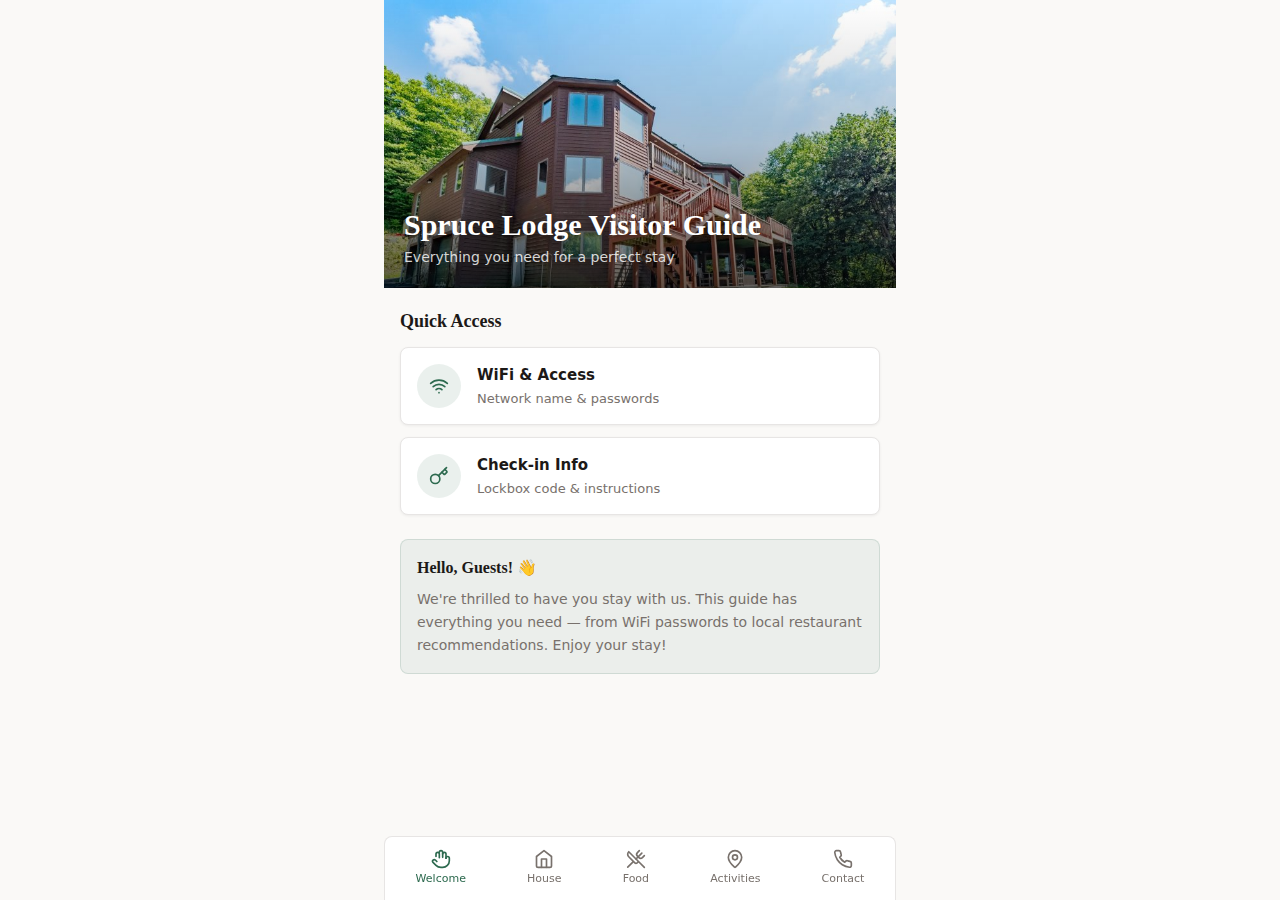
<file: index.html>
<!DOCTYPE html>
<html lang="en">
<head>
  <meta charset="UTF-8">
  <meta name="viewport" content="width=device-width, initial-scale=1.0">
  <title>Spruce Lodge — Guest Guide</title>
  <link rel="stylesheet" href="styles.css">
  <link rel="icon" href="favicon.svg" type="image/svg+xml">
  <link rel="apple-touch-icon" href="icons/icon-192.png">
  <link rel="manifest" href="manifest.json">
  <meta name="theme-color" content="#2d6a4f">
</head>
<body>

  <main>
    <header class="hero">
      <img src="assets/hero-cabin.jpg" alt="Vacation rental property">
      <div class="hero-overlay" aria-hidden="true"></div>
      <div class="hero-text">
        <h1>Spruce Lodge Visitor Guide</h1>
        <p>Everything you need for a perfect stay</p>
      </div>
    </header>

    <section aria-labelledby="quick-access-heading">
      <h2 id="quick-access-heading">Quick Access</h2>
      <ul>
        <li>
          <a href="house.html" class="card-link">
            <span class="icon" aria-hidden="true">
              <svg xmlns="http://www.w3.org/2000/svg" width="20" height="20" viewBox="0 0 24 24" fill="none" stroke="currentColor" stroke-width="2" stroke-linecap="round" stroke-linejoin="round">
                <path d="M12 20h.01"></path>
                <path d="M2 8.82a15 15 0 0 1 20 0"></path>
                <path d="M5 12.859a10 10 0 0 1 14 0"></path>
                <path d="M8.5 16.429a5 5 0 0 1 7 0"></path>
              </svg>
            </span>
            <span class="card-text">
              <strong>WiFi &amp; Access</strong>
              <span>Network name &amp; passwords</span>
            </span>
          </a>
        </li>
        <li>
          <a href="house.html" class="card-link">
            <span class="icon" aria-hidden="true">
              <svg xmlns="http://www.w3.org/2000/svg" width="20" height="20" viewBox="0 0 24 24" fill="none" stroke="currentColor" stroke-width="2" stroke-linecap="round" stroke-linejoin="round">
                <path d="m15.5 7.5 2.3 2.3a1 1 0 0 0 1.4 0l2.1-2.1a1 1 0 0 0 0-1.4L19 4"></path>
                <path d="m21 2-9.6 9.6"></path>
                <circle cx="7.5" cy="15.5" r="5.5"></circle>
              </svg>
            </span>
            <span class="card-text">
              <strong>Check-in Info</strong>
              <span>Lockbox code &amp; instructions</span>
            </span>
          </a>
        </li>
      </ul>
    </section>

    <aside>
      <h3>Hello, Guests! 👋</h3>
      <p>We're thrilled to have you stay with us. This guide has everything you need — from WiFi passwords to local restaurant recommendations. Enjoy your stay!</p>
    </aside>
  </main>

  <nav aria-label="Main navigation">
    <a href="index.html" aria-current="page">
      <svg xmlns="http://www.w3.org/2000/svg" width="20" height="20" viewBox="0 0 24 24" fill="none" stroke="currentColor" stroke-width="2" stroke-linecap="round" stroke-linejoin="round" aria-hidden="true">
        <path d="M18 11V6a2 2 0 0 0-2-2v0a2 2 0 0 0-2 2v0"></path>
        <path d="M14 10V4a2 2 0 0 0-2-2v0a2 2 0 0 0-2 2v0"></path>
        <path d="M10 10.5V6a2 2 0 0 0-2-2v0a2 2 0 0 0-2 2v3"></path>
        <path d="M18 11a2 2 0 1 1 4 0v3a8 8 0 0 1-8 8h-2c-2.8 0-4.5-.86-5.99-2.34l-3.6-3.6a2 2 0 0 1 2.83-2.82L7 15"></path>
      </svg>
      <span>Welcome</span>
    </a>
    <a href="house.html">
      <svg xmlns="http://www.w3.org/2000/svg" width="20" height="20" viewBox="0 0 24 24" fill="none" stroke="currentColor" stroke-width="2" stroke-linecap="round" stroke-linejoin="round" aria-hidden="true">
        <path d="M3 9l9-7 9 7v11a2 2 0 0 1-2 2H5a2 2 0 0 1-2-2z"></path>
        <polyline points="9 22 9 12 15 12 15 22"></polyline>
      </svg>
      <span>House</span>
    </a>
    <a href="food.html">
      <svg xmlns="http://www.w3.org/2000/svg" width="20" height="20" viewBox="0 0 24 24" fill="none" stroke="currentColor" stroke-width="2" stroke-linecap="round" stroke-linejoin="round" aria-hidden="true">
        <path d="m16 2-2.3 2.3a3 3 0 0 0 0 4.2l1.8 1.8a3 3 0 0 0 4.2 0L22 8"></path>
        <path d="M15 15 3.3 3.3a4.2 4.2 0 0 0 0 6l7.3 7.3c.7.7 2 .7 2.8 0L15 15Zm0 0 7 7"></path>
        <path d="m2.1 21.8 6.4-6.3"></path>
        <path d="m19 5-7 7"></path>
      </svg>
      <span>Food</span>
    </a>
    <a href="activities.html">
      <svg xmlns="http://www.w3.org/2000/svg" width="20" height="20" viewBox="0 0 24 24" fill="none" stroke="currentColor" stroke-width="2" stroke-linecap="round" stroke-linejoin="round" aria-hidden="true">
        <path d="M20 10c0 4.993-5.539 10.193-7.399 11.799a1 1 0 0 1-1.202 0C9.539 20.193 4 14.993 4 10a8 8 0 0 1 16 0"></path>
        <circle cx="12" cy="10" r="3"></circle>
      </svg>
      <span>Activities</span>
    </a>
    <a href="contact.html">
      <svg xmlns="http://www.w3.org/2000/svg" width="20" height="20" viewBox="0 0 24 24" fill="none" stroke="currentColor" stroke-width="2" stroke-linecap="round" stroke-linejoin="round" aria-hidden="true">
        <path d="M22 16.92v3a2 2 0 0 1-2.18 2 19.79 19.79 0 0 1-8.63-3.07 19.5 19.5 0 0 1-6-6 19.79 19.79 0 0 1-3.07-8.67A2 2 0 0 1 4.11 2h3a2 2 0 0 1 2 1.72 12.84 12.84 0 0 0 .7 2.81 2 2 0 0 1-.45 2.11L8.09 9.91a16 16 0 0 0 6 6l1.27-1.27a2 2 0 0 1 2.11-.45 12.84 12.84 0 0 0 2.81.7A2 2 0 0 1 22 16.92z"></path>
      </svg>
      <span>Contact</span>
    </a>
  </nav>

  <div id="install-banner" class="install-banner" hidden>
    <span class="install-banner-icon" aria-hidden="true">
      <svg xmlns="http://www.w3.org/2000/svg" width="18" height="18" viewBox="0 0 24 24" fill="none" stroke="currentColor" stroke-width="2" stroke-linecap="round" stroke-linejoin="round">
        <path d="M12 17V3"/><path d="m6 11 6 6 6-6"/><path d="M19 21H5"/>
      </svg>
    </span>
    <p class="install-banner-msg" id="install-banner-msg">Add to Home Screen for offline access</p>
    <div class="install-banner-actions">
      <button id="install-btn" type="button" class="install-accept-btn">Install</button>
      <button id="install-dismiss-btn" type="button" class="install-close-btn" aria-label="Dismiss">
        <svg xmlns="http://www.w3.org/2000/svg" width="16" height="16" viewBox="0 0 24 24" fill="none" stroke="currentColor" stroke-width="2.5" stroke-linecap="round" stroke-linejoin="round"><path d="M18 6 6 18"/><path d="m6 6 12 12"/></svg>
      </button>
    </div>
  </div>

  <script>
    if ('serviceWorker' in navigator) {
      navigator.serviceWorker.register('service-worker.js');
    }

    (function () {
      var banner  = document.getElementById('install-banner');
      var msg     = document.getElementById('install-banner-msg');
      var btn     = document.getElementById('install-btn');
      var dismiss = document.getElementById('install-dismiss-btn');
      var DISMISSED = 'pwa-install-dismissed';
      var deferred = null;

      function showBanner() {
        if (localStorage.getItem(DISMISSED)) return;
        banner.hidden = false;
      }

      // Android / Chrome — capture and hold the native install event
      window.addEventListener('beforeinstallprompt', function (e) {
        e.preventDefault();
        deferred = e;
        showBanner();
      });

      // Hide banner if installed via the browser's own UI
      window.addEventListener('appinstalled', function () {
        banner.hidden = true;
      });

      // iOS Safari — show manual share-sheet instructions
      var isIOS = /iphone|ipad|ipod/i.test(navigator.userAgent.toLowerCase());
      if (isIOS && !navigator.standalone) {
        msg.textContent = 'Tap the Share icon, then "Add to Home Screen"';
        btn.textContent = 'Got it';
        showBanner();
      }

      btn.addEventListener('click', function () {
        if (deferred) {
          // Android: trigger the native install prompt
          deferred.prompt();
          deferred.userChoice.then(function () {
            deferred = null;
            banner.hidden = true;
          });
        } else {
          // iOS: close without permanently dismissing so the hint
          // reappears next visit if the user hasn't installed yet
          banner.hidden = true;
        }
      });

      dismiss.addEventListener('click', function () {
        banner.hidden = true;
        localStorage.setItem(DISMISSED, '1');
      });
    })();
  </script>
</body>
</html>
</file>
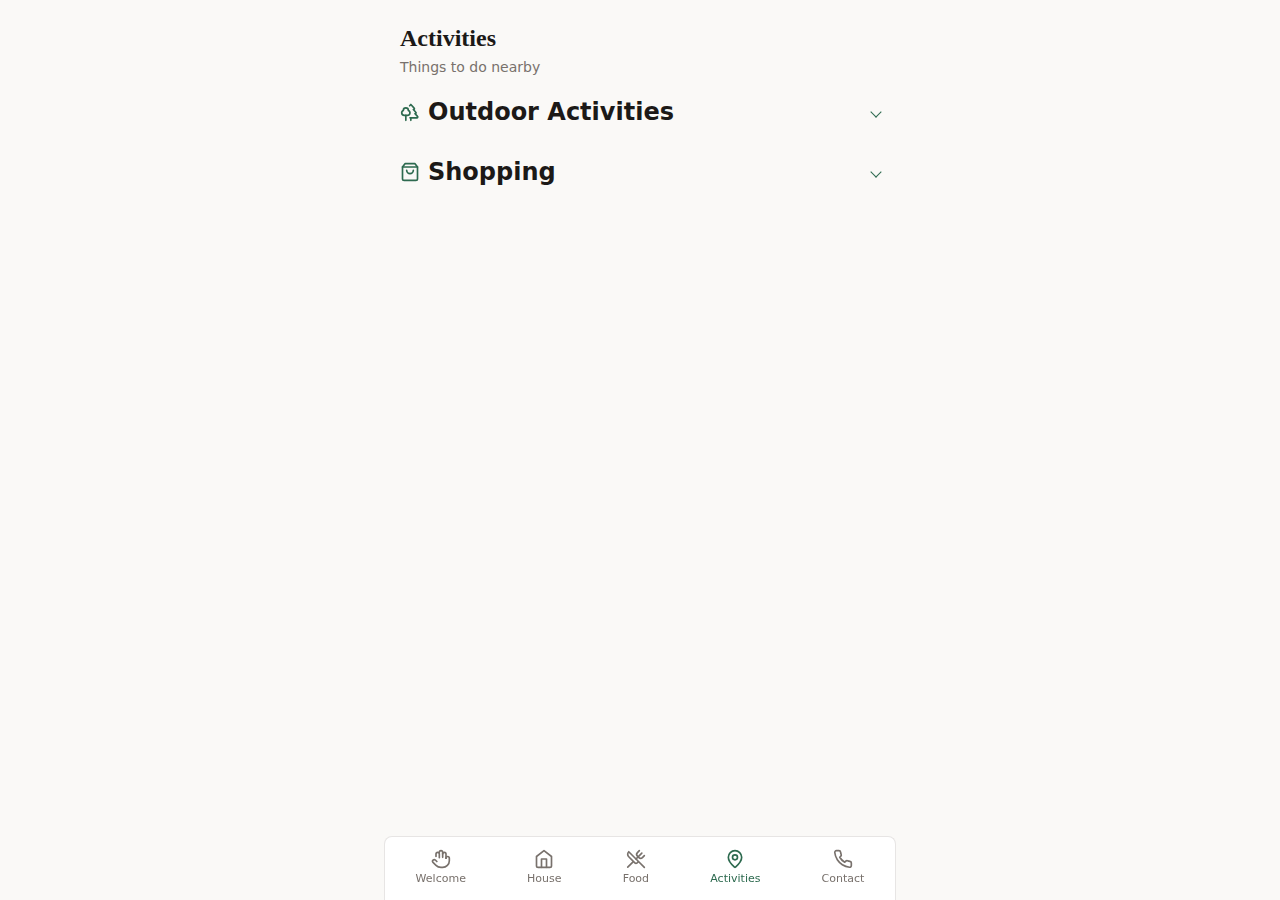
<file: activities.html>
<!DOCTYPE html>
<html lang="en">
<head>
  <meta charset="UTF-8">
  <meta name="viewport" content="width=device-width, initial-scale=1.0">
  <title>Activities — Spruce Lodge</title>
  <link rel="stylesheet" href="styles.css">
</head>
<body>

  <main>
    <header class="page-header">
      <h1>Activities</h1>
      <p>Things to do nearby</p>
    </header>

    <div class="food-sections">

      <details class="food-accordion">
        <summary class="food-heading">
          <svg xmlns="http://www.w3.org/2000/svg" width="20" height="20" viewBox="0 0 24 24" fill="none" stroke="currentColor" stroke-width="2" stroke-linecap="round" stroke-linejoin="round" aria-hidden="true">
            <path d="M10 10v.2A3 3 0 0 1 8.9 16H5a3 3 0 0 1-1-5.8V10a3 3 0 0 1 6 0Z"></path>
            <path d="M7 16v6"></path>
            <path d="M13 19v3"></path>
            <path d="M12 19h8.3a1 1 0 0 0 .7-1.7L18 14h.3a1 1 0 0 0 .7-1.7L16 9h.2a1 1 0 0 0 .8-1.7L13 3l-1.4 1.5"></path>
          </svg>
          <h2>Outdoor Activities</h2>
        </summary>
        <ul class="place-list">
          <li>
            <details class="info-card">
              <summary class="info-card-header">
                <h2>Eagle Ridge Trail</h2>
              </summary>
              <p>Moderate hike, stunning views, 2 miles</p>
            </details>
          </li>
          <li>
            <details class="info-card">
              <summary class="info-card-header">
                <h2>Crystal Lake</h2>
              </summary>
              <p>Swimming, kayaking, paddleboarding</p>
            </details>
          </li>
          <li>
            <details class="info-card">
              <summary class="info-card-header">
                <h2>Mountain Bike Rentals</h2>
              </summary>
              <p>Half-day and full-day rentals</p>
            </details>
          </li>
        </ul>
      </details>

      <details class="food-accordion">
        <summary class="food-heading">
          <svg xmlns="http://www.w3.org/2000/svg" width="20" height="20" viewBox="0 0 24 24" fill="none" stroke="currentColor" stroke-width="2" stroke-linecap="round" stroke-linejoin="round" aria-hidden="true">
            <path d="M6 2 3 6v14a2 2 0 0 0 2 2h14a2 2 0 0 0 2-2V6l-3-4Z"></path>
            <path d="M3 6h18"></path>
            <path d="M16 10a4 4 0 0 1-8 0"></path>
          </svg>
          <h2>Shopping</h2>
        </summary>
        <ul class="place-list">
          <li>
            <details class="info-card">
              <summary class="info-card-header">
                <h2>Village General Store</h2>
              </summary>
              <p>Groceries &amp; essentials, 5 min walk</p>
            </details>
          </li>
          <li>
            <details class="info-card">
              <summary class="info-card-header">
                <h2>Mountain Outfitters</h2>
              </summary>
              <p>Outdoor gear &amp; souvenirs</p>
            </details>
          </li>
        </ul>
      </details>

    </div>
  </main>

  <nav aria-label="Main navigation">
    <a href="index.html">
      <svg xmlns="http://www.w3.org/2000/svg" width="20" height="20" viewBox="0 0 24 24" fill="none" stroke="currentColor" stroke-width="2" stroke-linecap="round" stroke-linejoin="round" aria-hidden="true">
        <path d="M18 11V6a2 2 0 0 0-2-2v0a2 2 0 0 0-2 2v0"></path>
        <path d="M14 10V4a2 2 0 0 0-2-2v0a2 2 0 0 0-2 2v0"></path>
        <path d="M10 10.5V6a2 2 0 0 0-2-2v0a2 2 0 0 0-2 2v3"></path>
        <path d="M18 11a2 2 0 1 1 4 0v3a8 8 0 0 1-8 8h-2c-2.8 0-4.5-.86-5.99-2.34l-3.6-3.6a2 2 0 0 1 2.83-2.82L7 15"></path>
      </svg>
      <span>Welcome</span>
    </a>
    <a href="house.html">
      <svg xmlns="http://www.w3.org/2000/svg" width="20" height="20" viewBox="0 0 24 24" fill="none" stroke="currentColor" stroke-width="2" stroke-linecap="round" stroke-linejoin="round" aria-hidden="true">
        <path d="M3 9l9-7 9 7v11a2 2 0 0 1-2 2H5a2 2 0 0 1-2-2z"></path>
        <polyline points="9 22 9 12 15 12 15 22"></polyline>
      </svg>
      <span>House</span>
    </a>
    <a href="food.html">
      <svg xmlns="http://www.w3.org/2000/svg" width="20" height="20" viewBox="0 0 24 24" fill="none" stroke="currentColor" stroke-width="2" stroke-linecap="round" stroke-linejoin="round" aria-hidden="true">
        <path d="m16 2-2.3 2.3a3 3 0 0 0 0 4.2l1.8 1.8a3 3 0 0 0 4.2 0L22 8"></path>
        <path d="M15 15 3.3 3.3a4.2 4.2 0 0 0 0 6l7.3 7.3c.7.7 2 .7 2.8 0L15 15Zm0 0 7 7"></path>
        <path d="m2.1 21.8 6.4-6.3"></path>
        <path d="m19 5-7 7"></path>
      </svg>
      <span>Food</span>
    </a>
    <a href="activities.html" aria-current="page">
      <svg xmlns="http://www.w3.org/2000/svg" width="20" height="20" viewBox="0 0 24 24" fill="none" stroke="currentColor" stroke-width="2" stroke-linecap="round" stroke-linejoin="round" aria-hidden="true">
        <path d="M20 10c0 4.993-5.539 10.193-7.399 11.799a1 1 0 0 1-1.202 0C9.539 20.193 4 14.993 4 10a8 8 0 0 1 16 0"></path>
        <circle cx="12" cy="10" r="3"></circle>
      </svg>
      <span>Activities</span>
    </a>
    <a href="contact.html">
      <svg xmlns="http://www.w3.org/2000/svg" width="20" height="20" viewBox="0 0 24 24" fill="none" stroke="currentColor" stroke-width="2" stroke-linecap="round" stroke-linejoin="round" aria-hidden="true">
        <path d="M22 16.92v3a2 2 0 0 1-2.18 2 19.79 19.79 0 0 1-8.63-3.07 19.5 19.5 0 0 1-6-6 19.79 19.79 0 0 1-3.07-8.67A2 2 0 0 1 4.11 2h3a2 2 0 0 1 2 1.72 12.84 12.84 0 0 0 .7 2.81 2 2 0 0 1-.45 2.11L8.09 9.91a16 16 0 0 0 6 6l1.27-1.27a2 2 0 0 1 2.11-.45 12.84 12.84 0 0 0 2.81.7A2 2 0 0 1 22 16.92z"></path>
      </svg>
      <span>Contact</span>
    </a>
  </nav>

</body>
</html>
</file>
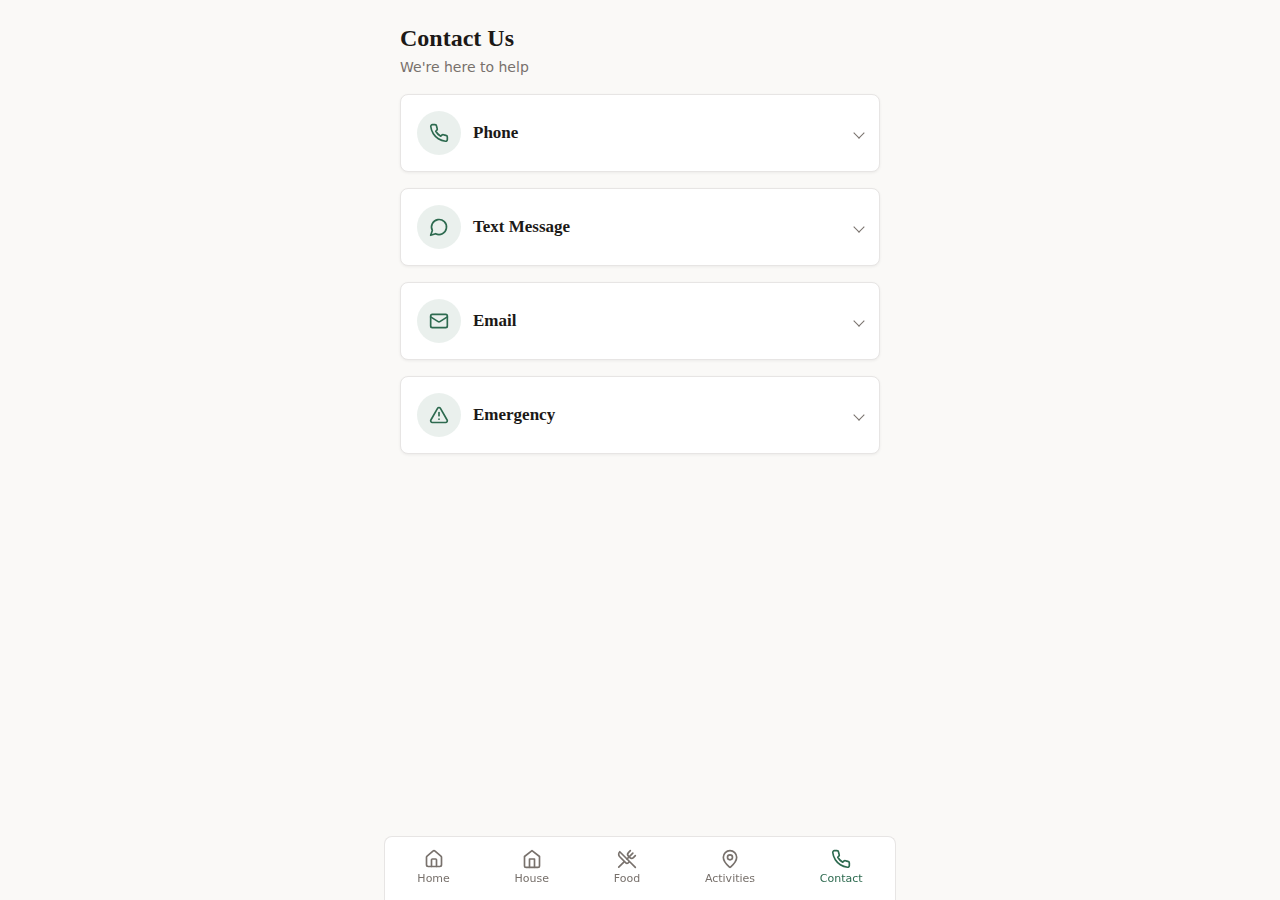
<file: contact.html>
<!DOCTYPE html>
<html lang="en">
<head>
  <meta charset="UTF-8">
  <meta name="viewport" content="width=device-width, initial-scale=1.0">
  <title>Contact Us — Spruce Lodge</title>
  <link rel="stylesheet" href="styles.css">
</head>
<body>

  <main>
    <header class="page-header">
      <h1>Contact Us</h1>
      <p>We're here to help</p>
    </header>

    <ul class="info-cards">

      <li>
        <details class="info-card">
          <summary class="info-card-header">
            <span class="icon" aria-hidden="true">
              <svg xmlns="http://www.w3.org/2000/svg" width="20" height="20" viewBox="0 0 24 24" fill="none" stroke="currentColor" stroke-width="2" stroke-linecap="round" stroke-linejoin="round">
                <path d="M22 16.92v3a2 2 0 0 1-2.18 2 19.79 19.79 0 0 1-8.63-3.07 19.5 19.5 0 0 1-6-6 19.79 19.79 0 0 1-3.07-8.67A2 2 0 0 1 4.11 2h3a2 2 0 0 1 2 1.72 12.84 12.84 0 0 0 .7 2.81 2 2 0 0 1-.45 2.11L8.09 9.91a16 16 0 0 0 6 6l1.27-1.27a2 2 0 0 1 2.11-.45 12.84 12.84 0 0 0 2.81.7A2 2 0 0 1 22 16.92z"></path>
              </svg>
            </span>
            <h2>Phone</h2>
          </summary>
          <a href="tel:+15551234567">(555) 123-4567</a>
          <p>Available 8 AM – 10 PM daily</p>
        </details>
      </li>

      <li>
        <details class="info-card">
          <summary class="info-card-header">
            <span class="icon" aria-hidden="true">
              <svg xmlns="http://www.w3.org/2000/svg" width="20" height="20" viewBox="0 0 24 24" fill="none" stroke="currentColor" stroke-width="2" stroke-linecap="round" stroke-linejoin="round">
                <path d="M7.9 20A9 9 0 1 0 4 16.1L2 22Z"></path>
              </svg>
            </span>
            <h2>Text Message</h2>
          </summary>
          <a href="sms:+15551234567">Text us at (555) 123-4567</a>
          <p>Fastest way to reach us for non-urgent questions</p>
        </details>
      </li>

      <li>
        <details class="info-card">
          <summary class="info-card-header">
            <span class="icon" aria-hidden="true">
              <svg xmlns="http://www.w3.org/2000/svg" width="20" height="20" viewBox="0 0 24 24" fill="none" stroke="currentColor" stroke-width="2" stroke-linecap="round" stroke-linejoin="round">
                <rect width="20" height="16" x="2" y="4" rx="2"></rect>
                <path d="m22 7-8.97 5.7a1.94 1.94 0 0 1-2.06 0L2 7"></path>
              </svg>
            </span>
            <h2>Email</h2>
          </summary>
          <a href="mailto:host@vacationrental.com">host@vacationrental.com</a>
          <p>We'll reply within a few hours</p>
        </details>
      </li>

      <li>
        <details class="info-card">
          <summary class="info-card-header">
            <span class="icon" aria-hidden="true">
              <svg xmlns="http://www.w3.org/2000/svg" width="20" height="20" viewBox="0 0 24 24" fill="none" stroke="currentColor" stroke-width="2" stroke-linecap="round" stroke-linejoin="round">
                <path d="m21.73 18-8-14a2 2 0 0 0-3.48 0l-8 14A2 2 0 0 0 4 21h16a2 2 0 0 0 1.73-3"></path>
                <path d="M12 9v4"></path>
                <path d="M12 17h.01"></path>
              </svg>
            </span>
            <h2>Emergency</h2>
          </summary>
          <p><strong>Fire / Police / Medical:</strong> Call 911</p>
          <p><strong>Maintenance Emergency:</strong> Call our emergency line</p>
          <a href="tel:+15559876543">(555) 987-6543 (24/7)</a>
        </details>
      </li>

    </ul>
  </main>

  <nav aria-label="Main navigation">
    <a href="index.html">
      <svg xmlns="http://www.w3.org/2000/svg" width="20" height="20" viewBox="0 0 24 24" fill="none" stroke="currentColor" stroke-width="2" stroke-linecap="round" stroke-linejoin="round" aria-hidden="true">
        <path d="M15 21v-8a1 1 0 0 0-1-1h-4a1 1 0 0 0-1 1v8"></path>
        <path d="M3 10a2 2 0 0 1 .709-1.528l7-5.999a2 2 0 0 1 2.582 0l7 5.999A2 2 0 0 1 21 10v9a2 2 0 0 1-2 2H5a2 2 0 0 1-2-2z"></path>
      </svg>
      <span>Home</span>
    </a>
    <a href="house.html">
      <svg xmlns="http://www.w3.org/2000/svg" width="20" height="20" viewBox="0 0 24 24" fill="none" stroke="currentColor" stroke-width="2" stroke-linecap="round" stroke-linejoin="round" aria-hidden="true">
        <path d="M3 9l9-7 9 7v11a2 2 0 0 1-2 2H5a2 2 0 0 1-2-2z"></path>
        <polyline points="9 22 9 12 15 12 15 22"></polyline>
      </svg>
      <span>House</span>
    </a>
    <a href="food.html">
      <svg xmlns="http://www.w3.org/2000/svg" width="20" height="20" viewBox="0 0 24 24" fill="none" stroke="currentColor" stroke-width="2" stroke-linecap="round" stroke-linejoin="round" aria-hidden="true">
        <path d="m16 2-2.3 2.3a3 3 0 0 0 0 4.2l1.8 1.8a3 3 0 0 0 4.2 0L22 8"></path>
        <path d="M15 15 3.3 3.3a4.2 4.2 0 0 0 0 6l7.3 7.3c.7.7 2 .7 2.8 0L15 15Zm0 0 7 7"></path>
        <path d="m2.1 21.8 6.4-6.3"></path>
        <path d="m19 5-7 7"></path>
      </svg>
      <span>Food</span>
    </a>
    <a href="activities.html">
      <svg xmlns="http://www.w3.org/2000/svg" width="20" height="20" viewBox="0 0 24 24" fill="none" stroke="currentColor" stroke-width="2" stroke-linecap="round" stroke-linejoin="round" aria-hidden="true">
        <path d="M20 10c0 4.993-5.539 10.193-7.399 11.799a1 1 0 0 1-1.202 0C9.539 20.193 4 14.993 4 10a8 8 0 0 1 16 0"></path>
        <circle cx="12" cy="10" r="3"></circle>
      </svg>
      <span>Activities</span>
    </a>
    <a href="contact.html" aria-current="page">
      <svg xmlns="http://www.w3.org/2000/svg" width="20" height="20" viewBox="0 0 24 24" fill="none" stroke="currentColor" stroke-width="2" stroke-linecap="round" stroke-linejoin="round" aria-hidden="true">
        <path d="M22 16.92v3a2 2 0 0 1-2.18 2 19.79 19.79 0 0 1-8.63-3.07 19.5 19.5 0 0 1-6-6 19.79 19.79 0 0 1-3.07-8.67A2 2 0 0 1 4.11 2h3a2 2 0 0 1 2 1.72 12.84 12.84 0 0 0 .7 2.81 2 2 0 0 1-.45 2.11L8.09 9.91a16 16 0 0 0 6 6l1.27-1.27a2 2 0 0 1 2.11-.45 12.84 12.84 0 0 0 2.81.7A2 2 0 0 1 22 16.92z"></path>
      </svg>
      <span>Contact</span>
    </a>
  </nav>

</body>
</html>
</file>
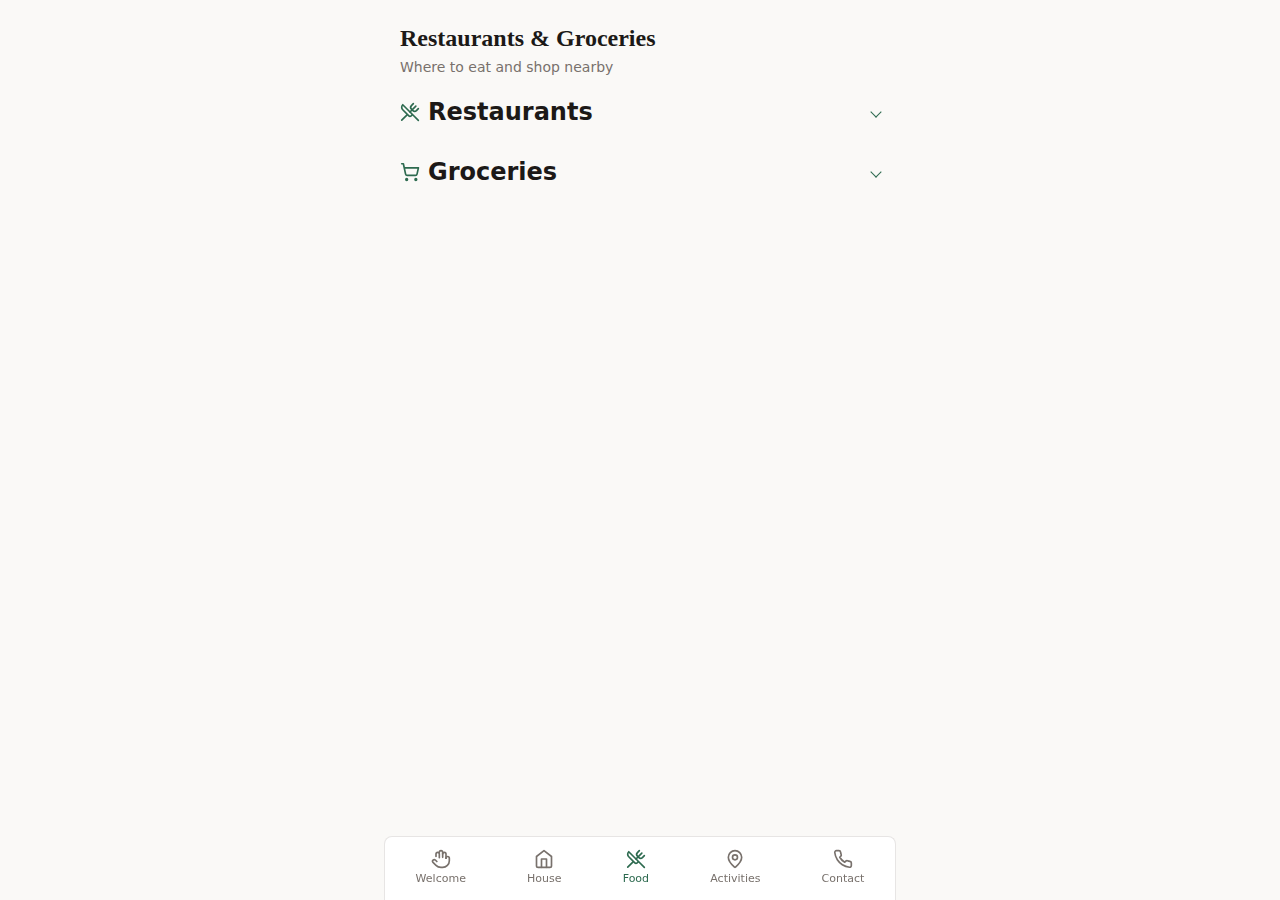
<file: food.html>
<!DOCTYPE html>
<html lang="en">
<head>
  <meta charset="UTF-8">
  <meta name="viewport" content="width=device-width, initial-scale=1.0">
  <title>Food &amp; Groceries — Spruce Lodge</title>
  <link rel="stylesheet" href="styles.css">
</head>
<body>

  <main>
    <header class="page-header">
      <h1>Restaurants &amp; Groceries</h1>
      <p>Where to eat and shop nearby</p>
    </header>

    <div class="food-sections">

      <details class="food-accordion">
        <summary class="food-heading">
          <svg xmlns="http://www.w3.org/2000/svg" width="20" height="20" viewBox="0 0 24 24" fill="none" stroke="currentColor" stroke-width="2" stroke-linecap="round" stroke-linejoin="round" aria-hidden="true">
            <path d="m16 2-2.3 2.3a3 3 0 0 0 0 4.2l1.8 1.8a3 3 0 0 0 4.2 0L22 8"></path>
            <path d="M15 15 3.3 3.3a4.2 4.2 0 0 0 0 6l7.3 7.3c.7.7 2 .7 2.8 0L15 15Zm0 0 7 7"></path>
            <path d="m2.1 21.8 6.4-6.3"></path>
            <path d="m19 5-7 7"></path>
          </svg>
          <h2>Restaurants</h2>
        </summary>
        <ul class="place-list">
          <li class="place-card">
            <strong>Mountain Bistro</strong>
            <p>Farm-to-table dining, 5 min drive</p>
          </li>
          <li class="place-card">
            <strong>Pine Creek BBQ</strong>
            <p>Best ribs in town, 10 min drive</p>
          </li>
          <li class="place-card">
            <strong>The Lakeside Grill</strong>
            <p>Waterfront dining with views</p>
          </li>
          <li class="place-card">
            <strong>Morning Brew Café</strong>
            <p>Artisan coffee &amp; pastries, 3 min walk</p>
          </li>
          <li class="place-card">
            <strong>Sugar Pine Bakery</strong>
            <p>Fresh breads &amp; cinnamon rolls</p>
          </li>
        </ul>
      </details>

      <details class="food-accordion">
        <summary class="food-heading">
          <svg xmlns="http://www.w3.org/2000/svg" width="20" height="20" viewBox="0 0 24 24" fill="none" stroke="currentColor" stroke-width="2" stroke-linecap="round" stroke-linejoin="round" aria-hidden="true">
            <circle cx="8" cy="21" r="1"></circle>
            <circle cx="19" cy="21" r="1"></circle>
            <path d="M2.05 2.05h2l2.66 12.42a2 2 0 0 0 2 1.58h9.78a2 2 0 0 0 1.95-1.57l1.65-7.43H5.12"></path>
          </svg>
          <h2>Groceries</h2>
        </summary>
        <ul class="place-list">
          <li class="place-card">
            <strong>Village General Store</strong>
            <p>Essentials &amp; snacks, 5 min walk</p>
          </li>
          <li class="place-card">
            <strong>Pine Valley Market</strong>
            <p>Full grocery store, 10 min drive</p>
          </li>
          <li class="place-card">
            <strong>Mountain Fresh Produce</strong>
            <p>Local farm stand, seasonal hours</p>
          </li>
        </ul>
      </details>

    </div>
  </main>

  <nav aria-label="Main navigation">
    <a href="index.html">
      <svg xmlns="http://www.w3.org/2000/svg" width="20" height="20" viewBox="0 0 24 24" fill="none" stroke="currentColor" stroke-width="2" stroke-linecap="round" stroke-linejoin="round" aria-hidden="true">
        <path d="M18 11V6a2 2 0 0 0-2-2v0a2 2 0 0 0-2 2v0"></path>
        <path d="M14 10V4a2 2 0 0 0-2-2v0a2 2 0 0 0-2 2v0"></path>
        <path d="M10 10.5V6a2 2 0 0 0-2-2v0a2 2 0 0 0-2 2v3"></path>
        <path d="M18 11a2 2 0 1 1 4 0v3a8 8 0 0 1-8 8h-2c-2.8 0-4.5-.86-5.99-2.34l-3.6-3.6a2 2 0 0 1 2.83-2.82L7 15"></path>
      </svg>
      <span>Welcome</span>
    </a>
    <a href="house.html">
      <svg xmlns="http://www.w3.org/2000/svg" width="20" height="20" viewBox="0 0 24 24" fill="none" stroke="currentColor" stroke-width="2" stroke-linecap="round" stroke-linejoin="round" aria-hidden="true">
        <path d="M3 9l9-7 9 7v11a2 2 0 0 1-2 2H5a2 2 0 0 1-2-2z"></path>
        <polyline points="9 22 9 12 15 12 15 22"></polyline>
      </svg>
      <span>House</span>
    </a>
    <a href="food.html" aria-current="page">
      <svg xmlns="http://www.w3.org/2000/svg" width="20" height="20" viewBox="0 0 24 24" fill="none" stroke="currentColor" stroke-width="2" stroke-linecap="round" stroke-linejoin="round" aria-hidden="true">
        <path d="m16 2-2.3 2.3a3 3 0 0 0 0 4.2l1.8 1.8a3 3 0 0 0 4.2 0L22 8"></path>
        <path d="M15 15 3.3 3.3a4.2 4.2 0 0 0 0 6l7.3 7.3c.7.7 2 .7 2.8 0L15 15Zm0 0 7 7"></path>
        <path d="m2.1 21.8 6.4-6.3"></path>
        <path d="m19 5-7 7"></path>
      </svg>
      <span>Food</span>
    </a>
    <a href="activities.html">
      <svg xmlns="http://www.w3.org/2000/svg" width="20" height="20" viewBox="0 0 24 24" fill="none" stroke="currentColor" stroke-width="2" stroke-linecap="round" stroke-linejoin="round" aria-hidden="true">
        <path d="M20 10c0 4.993-5.539 10.193-7.399 11.799a1 1 0 0 1-1.202 0C9.539 20.193 4 14.993 4 10a8 8 0 0 1 16 0"></path>
        <circle cx="12" cy="10" r="3"></circle>
      </svg>
      <span>Activities</span>
    </a>
    <a href="contact.html">
      <svg xmlns="http://www.w3.org/2000/svg" width="20" height="20" viewBox="0 0 24 24" fill="none" stroke="currentColor" stroke-width="2" stroke-linecap="round" stroke-linejoin="round" aria-hidden="true">
        <path d="M22 16.92v3a2 2 0 0 1-2.18 2 19.79 19.79 0 0 1-8.63-3.07 19.5 19.5 0 0 1-6-6 19.79 19.79 0 0 1-3.07-8.67A2 2 0 0 1 4.11 2h3a2 2 0 0 1 2 1.72 12.84 12.84 0 0 0 .7 2.81 2 2 0 0 1-.45 2.11L8.09 9.91a16 16 0 0 0 6 6l1.27-1.27a2 2 0 0 1 2.11-.45 12.84 12.84 0 0 0 2.81.7A2 2 0 0 1 22 16.92z"></path>
      </svg>
      <span>Contact</span>
    </a>
  </nav>

</body>
</html>
</file>
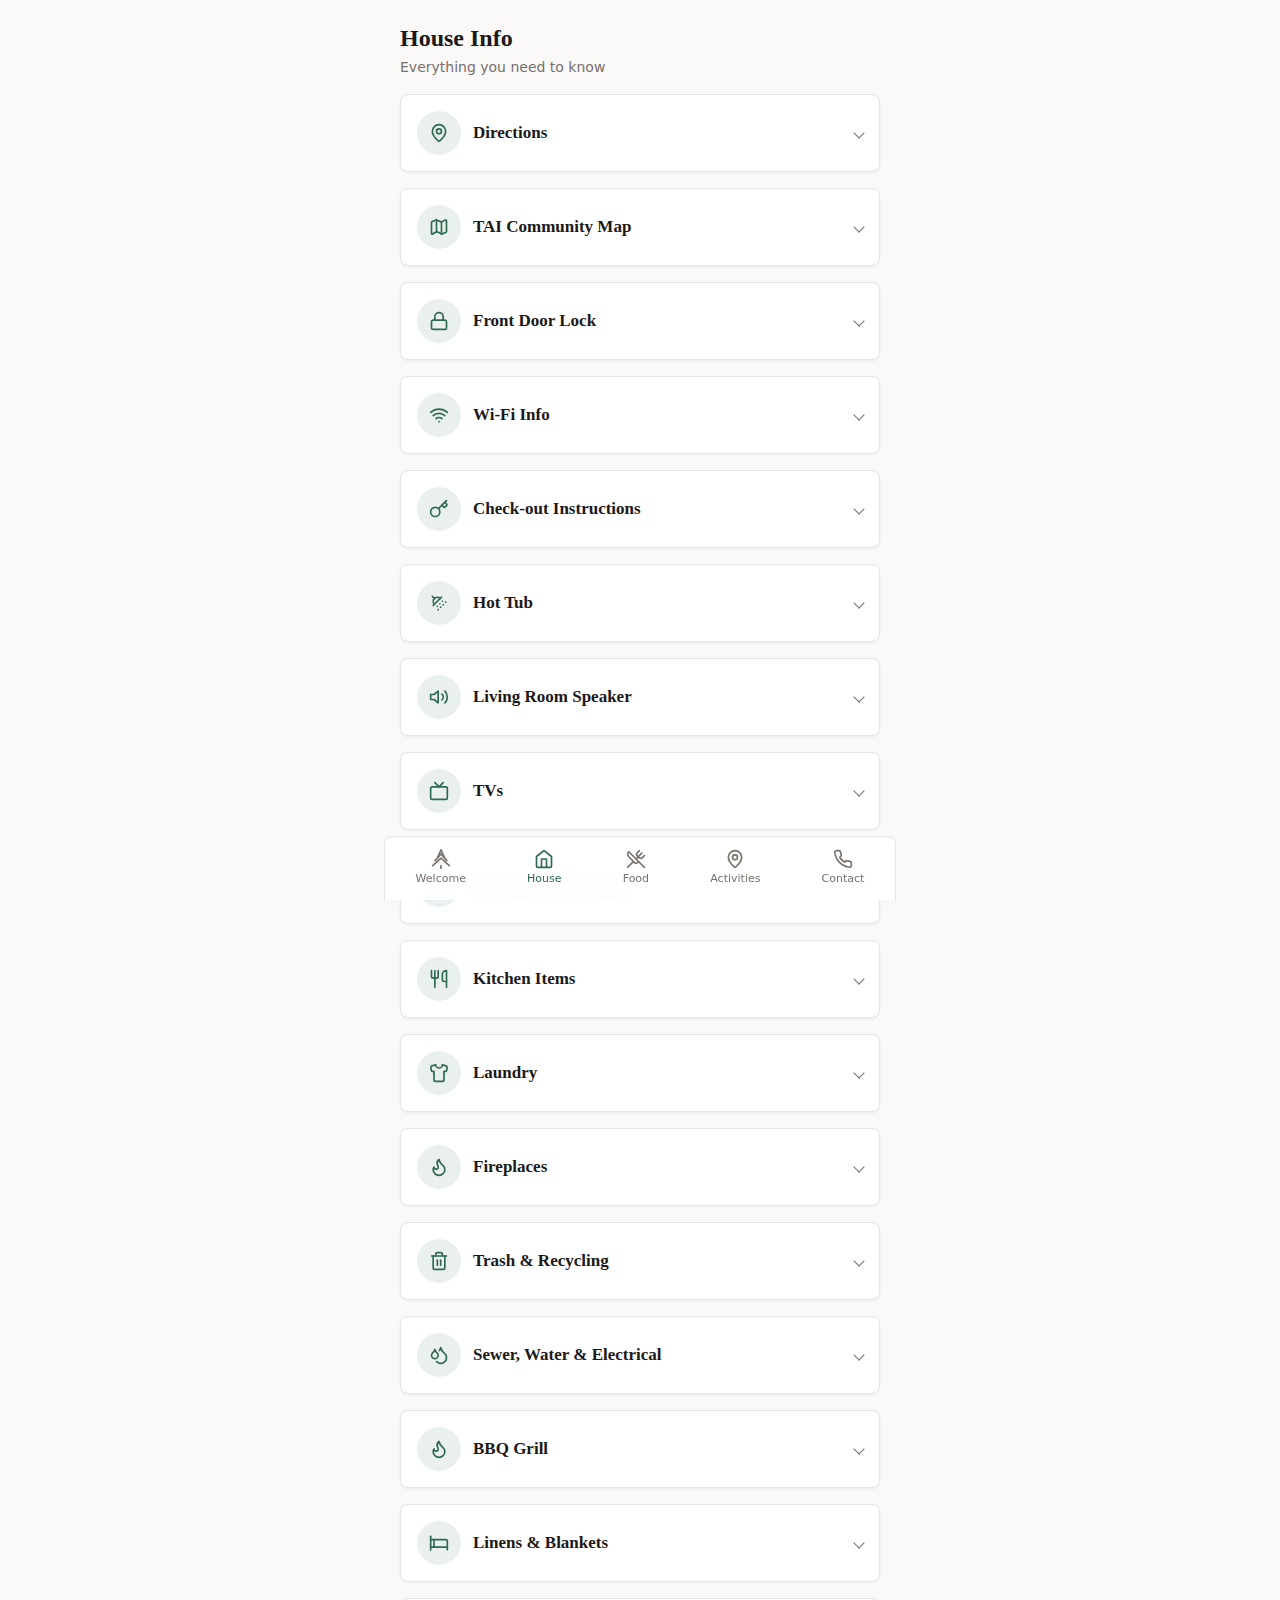
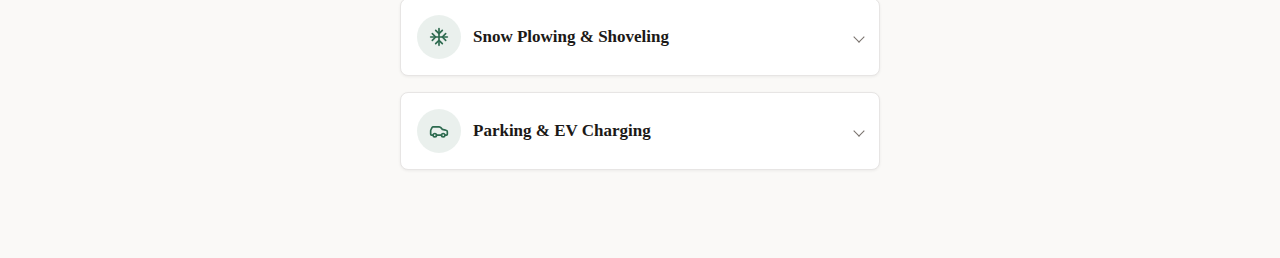
<file: house.html>
<!DOCTYPE html>
<html lang="en">
<head>
  <meta charset="UTF-8">
  <!-- Google tag (gtag.js) -->
  <script async src="https://www.googletagmanager.com/gtag/js?id=G-MDEHVQHX6V"></script>
  <script src="analytics.js"></script>
  <meta name="viewport" content="width=device-width, initial-scale=1.0">
  <title>House Info — Spruce Lodge</title>
  <link rel="stylesheet" href="styles.css">
  <link rel="icon" href="favicon.svg" type="image/svg+xml">
  <link rel="canonical" href="https://www.sprucelodgewv.online/house.html">
</head>
<body>

  <main>
    <header class="page-header">
      <h1>House Info</h1>
      <p>Everything you need to know</p>
    </header>

    <ul class="info-cards">

      <li>
        <details class="info-card">
          <summary class="info-card-header">
            <span class="icon" aria-hidden="true">
              <svg xmlns="http://www.w3.org/2000/svg" width="20" height="20" viewBox="0 0 24 24" fill="none" stroke="currentColor" stroke-width="2" stroke-linecap="round" stroke-linejoin="round">
                <path d="M20 10c0 4.993-5.539 10.193-7.399 11.799a1 1 0 0 1-1.202 0C9.539 20.193 4 14.993 4 10a8 8 0 0 1 16 0"></path>
                <circle cx="12" cy="10" r="3"></circle>
              </svg>
            </span>
            <h2>Directions</h2>
          </summary>
          <p><strong>Spruce Lodge address for GPS:</strong><br>
            <a href="https://www.google.com/maps/search/?api=1&query=1465+Mountainside+Road,+Canaan+Heights,+WV+26260" target="_blank" rel="noopener noreferrer">1465 Mountainside Road, Canaan Heights, WV 26260</a></p>
          <p><strong>MountainTop Realty &amp; Rentals address for GPS:</strong><br>
            <a href="https://www.google.com/maps/search/?api=1&query=6379+Appalachian+Highway,+David,+WV+26260" target="_blank" rel="noopener noreferrer">6379 Appalachian Highway, David, WV 26260</a></p>
          <p>The Timberline Association Inc. (TAI) Gatehouse acts as the secure entry point for the community.  Gatehouse staff manage vehicle access, with procedures in place to assist in routing visitors, residents, and workers.  To contact the Gatehouse, please call (304) 866-4143.</p>
        </details>
      </li>

      <li>
        <details class="info-card">
          <summary class="info-card-header">
            <span class="icon" aria-hidden="true">
              <svg xmlns="http://www.w3.org/2000/svg" width="20" height="20" viewBox="0 0 24 24" fill="none" stroke="currentColor" stroke-width="2" stroke-linecap="round" stroke-linejoin="round">
                <path d="M14.106 5.553a2 2 0 0 0 1.788 0l3.659-1.83A1 1 0 0 1 21 4.613v12.66a1 1 0 0 1-.553.894l-4 2a2 2 0 0 1-1.788 0l-4.212-2.106a2 2 0 0 0-1.788 0l-3.659 1.83A1 1 0 0 1 3 19.387V6.727a1 1 0 0 1 .553-.894l4-2a2 2 0 0 1 1.788 0z"></path>
                <path d="M15 5.764v15"></path>
                <path d="M9 3.236v15"></path>
              </svg>
            </span>
            <h2>TAI Community Map</h2>
          </summary>
          <p><a href="https://www.taiwv.com/file/document/850127090/ZDhupw2g8F5lM5WC.pdf" target="_blank" rel="noopener noreferrer">This map illustrates trails and lakes within the community association.</a></p>
        </details>
      </li>

      <li>
        <details class="info-card">
          <summary class="info-card-header">
            <span class="icon" aria-hidden="true">
              <svg xmlns="http://www.w3.org/2000/svg" width="20" height="20" viewBox="0 0 24 24" fill="none" stroke="currentColor" stroke-width="2" stroke-linecap="round" stroke-linejoin="round">
                <rect width="18" height="11" x="3" y="11" rx="2" ry="2"></rect>
                <path d="M7 11V7a5 5 0 0 1 10 0v4"></path>
              </svg>
            </span>
            <h2>Front Door Lock</h2>
          </summary>
          <p>The house makes use of Schlage keypads for the front and side door locks. You should've received the door code in the welcome information that we've sent you. If not, call MountainTop Realty &amp; Rentals at (800) 624-4341.</p>
          <p>To open the door: Type in the 4 digit numeric code and press the "check" key. There should be a "beep" for each key pressed. A correct code will electronically unlock the door. Note: the numbers don't appear until you press where the first number is.</p>
          <p>To lock the door when you leave: You may simply press the "Lock" in the bottom right corner of the digital lock, and the door will lock.</p>
        </details>
      </li>

      <li>
        <details class="info-card">
          <summary class="info-card-header">
            <span class="icon" aria-hidden="true">
              <svg xmlns="http://www.w3.org/2000/svg" width="20" height="20" viewBox="0 0 24 24" fill="none" stroke="currentColor" stroke-width="2" stroke-linecap="round" stroke-linejoin="round">
                <path d="M12 20h.01"></path>
                <path d="M2 8.82a15 15 0 0 1 20 0"></path>
                <path d="M5 12.859a10 10 0 0 1 14 0"></path>
                <path d="M8.5 16.429a5 5 0 0 1 7 0"></path>
              </svg>
            </span>
            <h2>Wi-Fi Info</h2>
          </summary>
          <dl>
            <dt>Network</dt>
            <dd>SpruceLodge</dd>
            <dt>Password</dt>
            <dd>posted on the entryway whiteboard</dd>
          </dl>
          <p>Or even simpler - Scan the QR code on the entryway whiteboard to automatically connect to the Wifi!</p>
          <p>SpruceLodge is serviced by high speed Starlink satellite internet (50 megabytes down/up) and router located in the loft. Please do not touch or unplug this device.</p>
        </details>
      </li>

      <li>
        <details class="info-card">
          <summary class="info-card-header">
            <span class="icon" aria-hidden="true">
              <svg xmlns="http://www.w3.org/2000/svg" width="20" height="20" viewBox="0 0 24 24" fill="none" stroke="currentColor" stroke-width="2" stroke-linecap="round" stroke-linejoin="round">
                <path d="m15.5 7.5 2.3 2.3a1 1 0 0 0 1.4 0l2.1-2.1a1 1 0 0 0 0-1.4L19 4"></path>
                <path d="m21 2-9.6 9.6"></path>
                <circle cx="7.5" cy="15.5" r="5.5"></circle>
              </svg>
            </span>
            <h2>Check-out Instructions</h2>
          </summary>
          <div id="check-out-anchor">
          <p>Check-out time is 10:00 AM.</p>
          <p><strong>Linens:</strong>  Please strip the beds and leave linens and towels on the floor in each bedroom.</p>
          <p><strong>Hot Tub:</strong>  Please ensure that the hot tub is covered and that the strap is secured on top of the hot tub cover.</p>
          <p><strong>Dishes</strong>:  Please ensure all dishes are either clean or in the dishwasher, which you should turn on before departure.</p>
          <p><strong>Trash:</strong>  Please remove all trash and recycling and deposit it in the TAI trash depot at the base of the mountain.</p>
          </div>
        </details>
      </li>

      <li>
        <details class="info-card">
          <summary class="info-card-header">
            <span class="icon" aria-hidden="true">
              <svg xmlns="http://www.w3.org/2000/svg" width="20" height="20" viewBox="0 0 24 24" fill="none" stroke="currentColor" stroke-width="2" stroke-linecap="round" stroke-linejoin="round">
                <path d="m4 4 2.5 2.5"></path>
                <path d="M13.5 6.5a4.95 4.95 0 0 0-7 7"></path>
                <path d="M15 5 5 15"></path>
                <path d="M14 17v.01"></path>
                <path d="M10 16v.01"></path>
                <path d="M13 13v.01"></path>
                <path d="M16 10v.01"></path>
                <path d="M11 20v.01"></path>
                <path d="M17 14v.01"></path>
                <path d="M20 11v.01"></path>
              </svg>
            </span>
            <h2>Hot Tub</h2>
          </summary>
          <p>You are welcome to use the outdoor hot tub, but please remember these simple rules:</p>
          <ul>
            <li>Always cover the hot tub when not in use to ensure the water stays hot!</li>
            <li>When you check out, please make sure the straps are securely tightened on top of the cover.  Winds along the ridge are strong enough that they can blow the cover off.</li>
          </ul>
        </details>
      </li>

      <li>
        <details class="info-card">
          <summary class="info-card-header">
            <span class="icon" aria-hidden="true">
              <svg xmlns="http://www.w3.org/2000/svg" width="20" height="20" viewBox="0 0 24 24" fill="none" stroke="currentColor" stroke-width="2" stroke-linecap="round" stroke-linejoin="round">
                <polygon points="11 5 6 9 2 9 2 15 6 15 11 19 11 5"></polygon>
                <path d="M15.54 8.46a5 5 0 0 1 0 7.07"></path>
                <path d="M19.07 4.93a10 10 0 0 1 0 14.14"></path>
              </svg>
            </span>
            <h2>Living Room Speaker</h2>
          </summary>
          <p>The sound bar in the living room outputs TV audio while the TV is on.  If the TV is off, then you can connect the speaker to any bluetooth device.  To put the speaker in pairing mode, press the bluetooth icon on the side of the speaker.</p>
        </details>
      </li>

      <li>
        <details class="info-card">
          <summary class="info-card-header">
            <span class="icon" aria-hidden="true">
              <svg xmlns="http://www.w3.org/2000/svg" width="20" height="20" viewBox="0 0 24 24" fill="none" stroke="currentColor" stroke-width="2" stroke-linecap="round" stroke-linejoin="round">
                <rect width="20" height="15" x="2" y="7" rx="2" ry="2"></rect>
                <polyline points="17 2 12 7 7 2"></polyline>
              </svg>
            </span>
            <h2>TVs</h2>
          </summary>
          <p>The living room and bedroom TVs use either Roku or Google TV.</p>
          <ul>
            <li><strong>Roku TV:</strong> These are set to Guest mode so that you first select a checkout date, after which any streaming services you use will be automatically logged out.</li>
            <li><strong>Google TV:</strong> Common streaming services are available but may require login to access your personal subscriptions.</li>
            <li><strong>Basement common area TV:</strong> Common streaming services are available but may require login to access your personal subscriptions.</li>
          </ul>
        </details>
      </li>

      <li>
        <details class="info-card">
          <summary class="info-card-header">
            <span class="icon" aria-hidden="true">
              <svg xmlns="http://www.w3.org/2000/svg" width="20" height="20" viewBox="0 0 24 24" fill="none" stroke="currentColor" stroke-width="2" stroke-linecap="round" stroke-linejoin="round">
                <path d="M14 4v10.54a4 4 0 1 1-4 0V4a2 2 0 0 1 4 0Z"></path>
              </svg>
            </span>
            <h2>Heating and Cooling</h2>
          </summary>
          <p>The house has two heating units.  The north unit is in the garage with a thermostat in the main level hallway near the laundry area.  The south unit is in the basement utility closet with a thermostat in the main level hallway near the stairs.</p>
          <p>The heating systems work best when both thermostats are set to the same temperature.  For heat balancing purposes, in the basement bunk room we recommend only opening the 1-2 vents located over the bunk beds.</p>
          <p>Upon departure please set the thermostats to 60 degrees.</p>
          <p>The house does not have air conditioning but benefits from a cooling breeze up the mountain.  Leave the living room deck doors open and the loft windows open to maximize air flow.</p>
          <p>You may notice a dehumidifier in the basement in the area behind the curtain, near the sink.  That should run during the spring and summer months and it drains through the connected hose.  Please do not move the dehumidifier or turn it off.</p>
        </details>
      </li>

      <li>
        <details class="info-card">
          <summary class="info-card-header">
            <span class="icon" aria-hidden="true">
              <svg xmlns="http://www.w3.org/2000/svg" width="20" height="20" viewBox="0 0 24 24" fill="none" stroke="currentColor" stroke-width="2" stroke-linecap="round" stroke-linejoin="round">
                <path d="M3 2v7c0 1.1.9 2 2 2h4a2 2 0 0 0 2-2V2"></path>
                <path d="M7 2v20"></path>
                <path d="M21 15V2a5 5 0 0 0-5 5v6c0 1.1.9 2 2 2h3Zm0 0v7"></path>
              </svg>
            </span>
            <h2>Kitchen Items</h2>
          </summary>
          <p>Kitchen cabinets are labeled to help guests find and put away kitchen utensils.  Additional kitchen gadgets are available in the entryway closet.</p>
        </details>
      </li>

      <li>
        <details class="info-card">
          <summary class="info-card-header">
            <span class="icon" aria-hidden="true">
              <svg xmlns="http://www.w3.org/2000/svg" width="20" height="20" viewBox="0 0 24 24" fill="none" stroke="currentColor" stroke-width="2" stroke-linecap="round" stroke-linejoin="round">
                <path d="M20.38 3.46 16 2a4 4 0 0 1-8 0L3.62 3.46a2 2 0 0 0-1.34 2.23l.58 3.57a1 1 0 0 0 .99.84H6v10c0 1.1.9 2 2 2h8a2 2 0 0 0 2-2V10h2.15a1 1 0 0 0 .99-.84l.58-3.57a2 2 0 0 0-1.34-2.23z"></path>
              </svg>
            </span>
            <h2>Laundry</h2>
          </summary>
          <p>A washer and two dryers are available for guest use.  A starter amount of detergent should be in the cabinet above the washer, but guests may want to bring additional supplies for significant laundering.</p>
        </details>
      </li>

      <li>
        <details class="info-card">
          <summary class="info-card-header">
            <span class="icon" aria-hidden="true">
              <svg xmlns="http://www.w3.org/2000/svg" width="20" height="20" viewBox="0 0 24 24" fill="none" stroke="currentColor" stroke-width="2" stroke-linecap="round" stroke-linejoin="round">
                <path d="M8.5 14.5A2.5 2.5 0 0 0 11 12c0-1.38-.5-2-1-3-1.072-2.143-.224-4.054 2-6 .5 2.5 2 4.9 4 6.5 2 1.6 3 3.5 3 5.5a7 7 0 1 1-14 0c0-1.153.433-2.294 1-3a2.5 2.5 0 0 0 2.5 2.5z"></path>
              </svg>
            </span>
            <h2>Fireplaces</h2>
          </summary>
          <p>Guests are welcomed to use an appropriate amount of firewood available in the garage.  If the garage is empty, firewood can be purchased from MountainTop Realty &amp; Rentals by the bag or crate.</p>
          <p>The MOST IMPORTANT thing you need to do before attempting to light a fire in the fireplace, is to make sure the chimney FLUE is open to allow smoke to go up the chimney. To open the flue, reach your hand up the chimney until you feel a metal handle. Pushing upwards on that handle should open the flue. ***If you do not open the flue, you will smoke out the house***.</p>
          <p>In case of emergency, fire suppression blankets are located near the living room fireplace and under the kitchen sink.</p>
        </details>
      </li>

      <li>
        <details class="info-card">
          <summary class="info-card-header">
            <span class="icon" aria-hidden="true">
              <svg xmlns="http://www.w3.org/2000/svg" width="20" height="20" viewBox="0 0 24 24" fill="none" stroke="currentColor" stroke-width="2" stroke-linecap="round" stroke-linejoin="round">
                <path d="M3 6h18"></path>
                <path d="M19 6v14c0 1-1 2-2 2H7c-1 0-2-1-2-2V6"></path>
                <path d="M8 6V4c0-1 1-2 2-2h4c1 0 2 1 2 2v2"></path>
                <line x1="10" x2="10" y1="11" y2="17"></line>
                <line x1="14" x2="14" y1="11" y2="17"></line>
              </svg>
            </span>
            <h2>Trash &amp; Recycling</h2>
          </summary>
          <p>Trash must be bagged and deposited in the dumpster at the TAI trash depot.  The trash depot is located at the first left turn as you enter the TAI community, between the Gatehouse parking lot and the turnoff for parking near Spruce Island Lake.</p>
          <p>The only recycling available nearby is for clean cardboard (no attached food scraps), which can be placed in the cardboard recycling dumpster at the TAI trash depot.</p>
        </details>
      </li>

      <li>
        <details class="info-card">
          <summary class="info-card-header">
            <span class="icon" aria-hidden="true">
              <svg xmlns="http://www.w3.org/2000/svg" width="20" height="20" viewBox="0 0 24 24" fill="none" stroke="currentColor" stroke-width="2" stroke-linecap="round" stroke-linejoin="round">
                <path d="M7 16.3c2.2 0 4-1.83 4-4.05 0-1.16-.57-2.26-1.71-3.19S7.29 6.75 7 5.3c-.29 1.45-1.14 2.84-2.29 3.76S3 11.1 3 12.25c0 2.22 1.8 4.05 4 4.05z"></path>
                <path d="M12.56 6.6A10.97 10.97 0 0 0 14 3.02c.5 2.5 2 4.9 4 6.5s3 3.5 3 5.5a6.98 6.98 0 0 1-11.91 4.97"></path>
              </svg>
            </span>
            <h2>Sewer, Water &amp; Electrical</h2>
          </summary>
          <p>Spruce Lodge is connected to a sewer system.  PLEASE only flush toilet paper and no other paper products, including flushable wipes.</p>
          <p>Tap water is safe to drink and delicious.  There are two hot water heaters in the house, one by the closet near the stairs and one in the closet near the laundry area.  Sometimes the water heater near the stairs needs a power cycle (power off, power on) to resume heating.</p>
          <p>The main electrical panel and the water shutoff valve for the house is in the basement in the utility room off of the corridor that leads to the garage.</p>
        </details>
      </li>

      <li>
        <details class="info-card">
          <summary class="info-card-header">
            <span class="icon" aria-hidden="true">
              <svg xmlns="http://www.w3.org/2000/svg" width="20" height="20" viewBox="0 0 24 24" fill="none" stroke="currentColor" stroke-width="2" stroke-linecap="round" stroke-linejoin="round">
                <path d="M8.5 14.5A2.5 2.5 0 0 0 11 12c0-1.38-.5-2-1-3-1.072-2.143-.224-4.054 2-6 .5 2.5 2 4.9 4 6.5 2 1.6 3 3.5 3 5.5a7 7 0 1 1-14 0c0-1.153.433-2.294 1-3a2.5 2.5 0 0 0 2.5 2.5z"></path>
              </svg>
            </span>
            <h2>BBQ Grill</h2>
          </summary>
          <p>There is a propane grill on the deck areas outside of the kitchen, which you are free to use.  Propane tank refills can be purchased nearby in the valley <a href="https://maps.app.goo.gl/7VFoyH8rtFE3noq19" target="_blank" rel="noopener noreferrer">BFS gas station</a>.</p>
        </details>
      </li>

      <li>
        <details class="info-card">
          <summary class="info-card-header">
            <span class="icon" aria-hidden="true">
              <svg xmlns="http://www.w3.org/2000/svg" width="20" height="20" viewBox="0 0 24 24" fill="none" stroke="currentColor" stroke-width="2" stroke-linecap="round" stroke-linejoin="round">
                <path d="M2 4v16"></path>
                <path d="M2 8h18a2 2 0 0 1 2 2v10"></path>
                <path d="M2 17h20"></path>
                <path d="M6 8v9"></path>
              </svg>
            </span>
            <h2>Linens &amp; Blankets</h2>
          </summary>
          <p>Clean linens and towels are provided.</p>
          <p>If you need extra blankets during your stay, there is a supply in the linen closet across from the laundry and in the cabinet below the bunkroom TV.</p>
        </details>
      </li>

      <li>
        <details class="info-card">
          <summary class="info-card-header">
            <span class="icon" aria-hidden="true">
              <svg xmlns="http://www.w3.org/2000/svg" width="20" height="20" viewBox="0 0 24 24" fill="none" stroke="currentColor" stroke-width="2" stroke-linecap="round" stroke-linejoin="round">
                <line x1="2" x2="22" y1="12" y2="12"></line>
                <line x1="12" x2="12" y1="2" y2="22"></line>
                <path d="m20 16-4-4 4-4"></path>
                <path d="m4 8 4 4-4 4"></path>
                <path d="m16 4-4 4-4-4"></path>
                <path d="m8 20 4-4 4 4"></path>
              </svg>
            </span>
            <h2>Snow Plowing &amp; Shoveling</h2>
          </summary>
          <p>Roads within the Timberline Association are routinely plowed by the association.  The driveway at Spruce Lodge is plowed by MountainTop Realty &amp; Rentals.</p>
        </details>
      </li>

      <li>
        <details class="info-card">
          <summary class="info-card-header">
            <span class="icon" aria-hidden="true">
              <svg xmlns="http://www.w3.org/2000/svg" width="20" height="20" viewBox="0 0 24 24" fill="none" stroke="currentColor" stroke-width="2" stroke-linecap="round" stroke-linejoin="round">
                <path d="M19 17h2c.6 0 1-.4 1-1v-3c0-.9-.7-1.7-1.5-1.9C18.7 10.6 16 10 16 10s-1.3-1.4-2.2-2.3c-.5-.4-1.1-.7-1.8-.7H5c-.6 0-1.1.4-1.4.9l-1.4 2.9A3.7 3.7 0 0 0 2 12v4c0 .6.4 1 1 1h2"></path>
                <circle cx="7" cy="17" r="2"></circle>
                <path d="M9 17h6"></path>
                <circle cx="17" cy="17" r="2"></circle>
              </svg>
            </span>
            <h2>Parking &amp; EV Charging</h2>
          </summary>
          <p>There are spaces for two cars to park next to the south entrance of Spruce Lodge.  There is additional parking below, adjacent to the two garages.  No parking on the road.</p>
          <p>There is a universal, level-2, 48-amp EV charger attached to the exterior wall of the house near the garages.  The charger includes both NACS and J1772 adapters.  To access the J1772 adapter, simply <a href="https://www.youtube.com/shorts/X2PtXMnNLpM" target="_blank" rel="noopener noreferrer">push the button on the top of the charger</a>.</p>
        </details>
      </li>

    </ul>
  </main>

  <nav id="main-nav" aria-label="Main navigation"></nav>
  <script src="nav.js"></script>

</body>
</html>
</file>
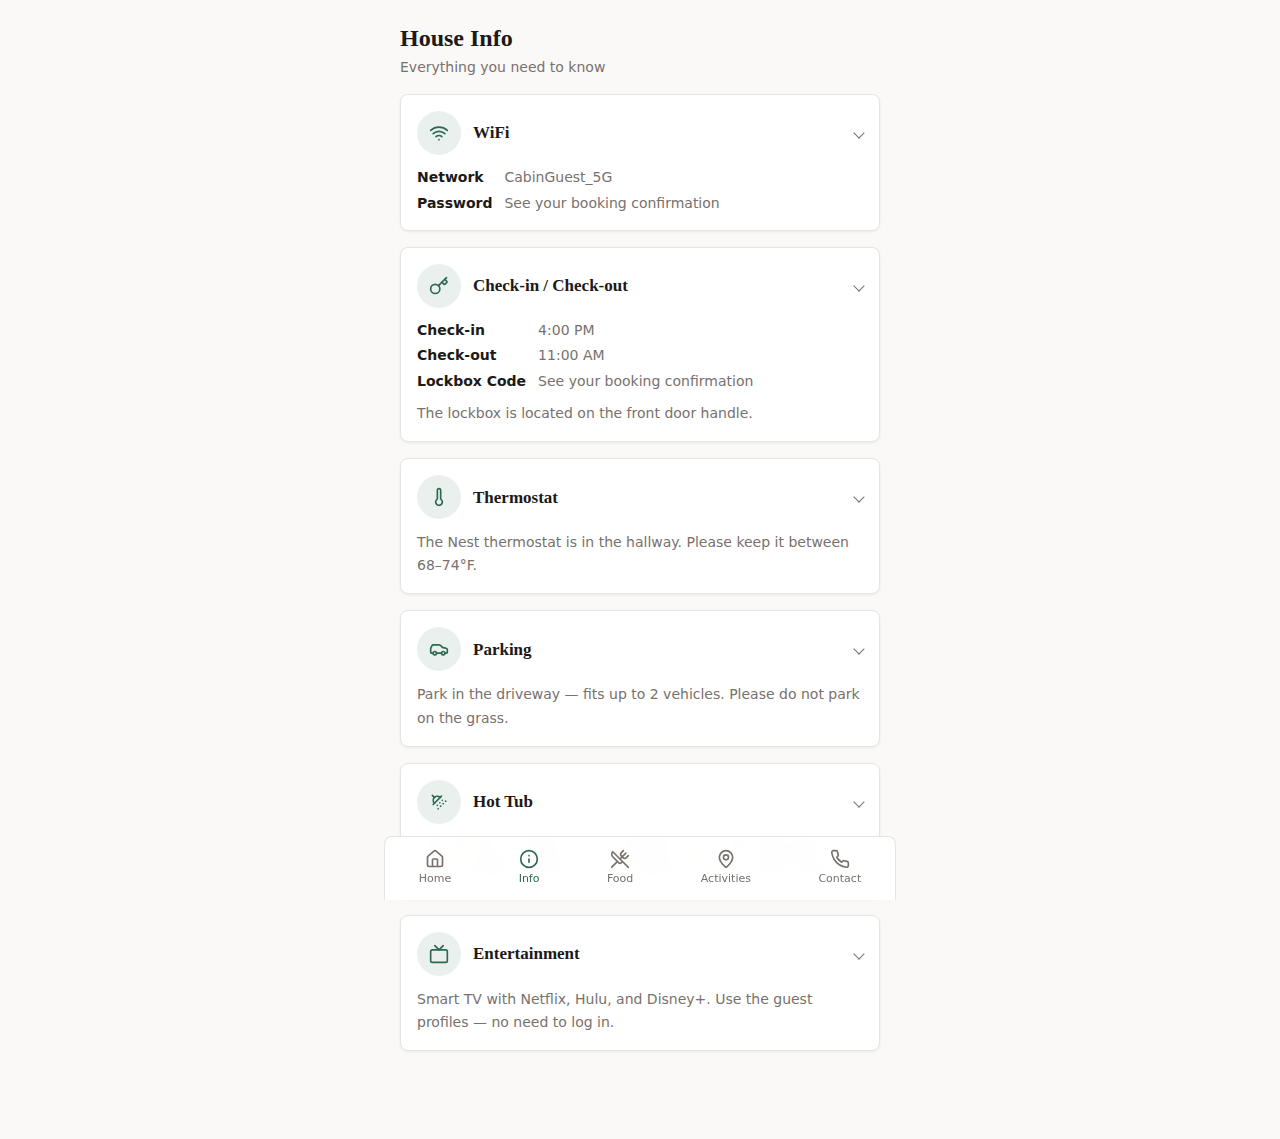
<file: info.html>
<!DOCTYPE html>
<html lang="en">
<head>
  <meta charset="UTF-8">
  <meta name="viewport" content="width=device-width, initial-scale=1.0">
  <title>House Info — Spruce Lodge</title>
  <link rel="stylesheet" href="styles.css">
</head>
<body>

  <main>
    <header class="page-header">
      <h1>House Info</h1>
      <p>Everything you need to know</p>
    </header>

    <ul class="info-cards">

      <li>
        <article class="info-card">
          <header class="info-card-header">
            <span class="icon" aria-hidden="true">
              <svg xmlns="http://www.w3.org/2000/svg" width="20" height="20" viewBox="0 0 24 24" fill="none" stroke="currentColor" stroke-width="2" stroke-linecap="round" stroke-linejoin="round">
                <path d="M12 20h.01"></path>
                <path d="M2 8.82a15 15 0 0 1 20 0"></path>
                <path d="M5 12.859a10 10 0 0 1 14 0"></path>
                <path d="M8.5 16.429a5 5 0 0 1 7 0"></path>
              </svg>
            </span>
            <h2>WiFi</h2>
          </header>
          <dl>
            <dt>Network</dt>
            <dd>CabinGuest_5G</dd>
            <dt>Password</dt>
            <dd>See your booking confirmation</dd>
          </dl>
        </article>
      </li>

      <li>
        <article class="info-card">
          <header class="info-card-header">
            <span class="icon" aria-hidden="true">
              <svg xmlns="http://www.w3.org/2000/svg" width="20" height="20" viewBox="0 0 24 24" fill="none" stroke="currentColor" stroke-width="2" stroke-linecap="round" stroke-linejoin="round">
                <path d="m15.5 7.5 2.3 2.3a1 1 0 0 0 1.4 0l2.1-2.1a1 1 0 0 0 0-1.4L19 4"></path>
                <path d="m21 2-9.6 9.6"></path>
                <circle cx="7.5" cy="15.5" r="5.5"></circle>
              </svg>
            </span>
            <h2>Check-in / Check-out</h2>
          </header>
          <dl>
            <dt>Check-in</dt>
            <dd>4:00 PM</dd>
            <dt>Check-out</dt>
            <dd>11:00 AM</dd>
            <dt>Lockbox Code</dt>
            <dd>See your booking confirmation</dd>
          </dl>
          <p>The lockbox is located on the front door handle.</p>
        </article>
      </li>

      <li>
        <article class="info-card">
          <header class="info-card-header">
            <span class="icon" aria-hidden="true">
              <svg xmlns="http://www.w3.org/2000/svg" width="20" height="20" viewBox="0 0 24 24" fill="none" stroke="currentColor" stroke-width="2" stroke-linecap="round" stroke-linejoin="round">
                <path d="M14 4v10.54a4 4 0 1 1-4 0V4a2 2 0 0 1 4 0Z"></path>
              </svg>
            </span>
            <h2>Thermostat</h2>
          </header>
          <p>The Nest thermostat is in the hallway. Please keep it between 68–74°F.</p>
        </article>
      </li>

      <li>
        <article class="info-card">
          <header class="info-card-header">
            <span class="icon" aria-hidden="true">
              <svg xmlns="http://www.w3.org/2000/svg" width="20" height="20" viewBox="0 0 24 24" fill="none" stroke="currentColor" stroke-width="2" stroke-linecap="round" stroke-linejoin="round">
                <path d="M19 17h2c.6 0 1-.4 1-1v-3c0-.9-.7-1.7-1.5-1.9C18.7 10.6 16 10 16 10s-1.3-1.4-2.2-2.3c-.5-.4-1.1-.7-1.8-.7H5c-.6 0-1.1.4-1.4.9l-1.4 2.9A3.7 3.7 0 0 0 2 12v4c0 .6.4 1 1 1h2"></path>
                <circle cx="7" cy="17" r="2"></circle>
                <path d="M9 17h6"></path>
                <circle cx="17" cy="17" r="2"></circle>
              </svg>
            </span>
            <h2>Parking</h2>
          </header>
          <p>Park in the driveway — fits up to 2 vehicles. Please do not park on the grass.</p>
        </article>
      </li>

      <li>
        <article class="info-card">
          <header class="info-card-header">
            <span class="icon" aria-hidden="true">
              <svg xmlns="http://www.w3.org/2000/svg" width="20" height="20" viewBox="0 0 24 24" fill="none" stroke="currentColor" stroke-width="2" stroke-linecap="round" stroke-linejoin="round">
                <path d="m4 4 2.5 2.5"></path>
                <path d="M13.5 6.5a4.95 4.95 0 0 0-7 7"></path>
                <path d="M15 5 5 15"></path>
                <path d="M14 17v.01"></path>
                <path d="M10 16v.01"></path>
                <path d="M13 13v.01"></path>
                <path d="M16 10v.01"></path>
                <path d="M11 20v.01"></path>
                <path d="M17 14v.01"></path>
                <path d="M20 11v.01"></path>
              </svg>
            </span>
            <h2>Hot Tub</h2>
          </header>
          <p>The hot tub is ready to use! Controls are on the side panel. Please shower before use and replace the cover when done.</p>
        </article>
      </li>

      <li>
        <article class="info-card">
          <header class="info-card-header">
            <span class="icon" aria-hidden="true">
              <svg xmlns="http://www.w3.org/2000/svg" width="20" height="20" viewBox="0 0 24 24" fill="none" stroke="currentColor" stroke-width="2" stroke-linecap="round" stroke-linejoin="round">
                <rect width="20" height="15" x="2" y="7" rx="2" ry="2"></rect>
                <polyline points="17 2 12 7 7 2"></polyline>
              </svg>
            </span>
            <h2>Entertainment</h2>
          </header>
          <p>Smart TV with Netflix, Hulu, and Disney+. Use the guest profiles — no need to log in.</p>
        </article>
      </li>

    </ul>
  </main>

  <nav aria-label="Main navigation">
    <a href="index.html">
      <svg xmlns="http://www.w3.org/2000/svg" width="20" height="20" viewBox="0 0 24 24" fill="none" stroke="currentColor" stroke-width="2" stroke-linecap="round" stroke-linejoin="round" aria-hidden="true">
        <path d="M15 21v-8a1 1 0 0 0-1-1h-4a1 1 0 0 0-1 1v8"></path>
        <path d="M3 10a2 2 0 0 1 .709-1.528l7-5.999a2 2 0 0 1 2.582 0l7 5.999A2 2 0 0 1 21 10v9a2 2 0 0 1-2 2H5a2 2 0 0 1-2-2z"></path>
      </svg>
      <span>Home</span>
    </a>
    <a href="info.html" aria-current="page">
      <svg xmlns="http://www.w3.org/2000/svg" width="20" height="20" viewBox="0 0 24 24" fill="none" stroke="currentColor" stroke-width="2" stroke-linecap="round" stroke-linejoin="round" aria-hidden="true">
        <circle cx="12" cy="12" r="10"></circle>
        <path d="M12 16v-4"></path>
        <path d="M12 8h.01"></path>
      </svg>
      <span>Info</span>
    </a>
    <a href="food.html">
      <svg xmlns="http://www.w3.org/2000/svg" width="20" height="20" viewBox="0 0 24 24" fill="none" stroke="currentColor" stroke-width="2" stroke-linecap="round" stroke-linejoin="round" aria-hidden="true">
        <path d="m16 2-2.3 2.3a3 3 0 0 0 0 4.2l1.8 1.8a3 3 0 0 0 4.2 0L22 8"></path>
        <path d="M15 15 3.3 3.3a4.2 4.2 0 0 0 0 6l7.3 7.3c.7.7 2 .7 2.8 0L15 15Zm0 0 7 7"></path>
        <path d="m2.1 21.8 6.4-6.3"></path>
        <path d="m19 5-7 7"></path>
      </svg>
      <span>Food</span>
    </a>
    <a href="activities.html">
      <svg xmlns="http://www.w3.org/2000/svg" width="20" height="20" viewBox="0 0 24 24" fill="none" stroke="currentColor" stroke-width="2" stroke-linecap="round" stroke-linejoin="round" aria-hidden="true">
        <path d="M20 10c0 4.993-5.539 10.193-7.399 11.799a1 1 0 0 1-1.202 0C9.539 20.193 4 14.993 4 10a8 8 0 0 1 16 0"></path>
        <circle cx="12" cy="10" r="3"></circle>
      </svg>
      <span>Activities</span>
    </a>
    <a href="contact.html">
      <svg xmlns="http://www.w3.org/2000/svg" width="20" height="20" viewBox="0 0 24 24" fill="none" stroke="currentColor" stroke-width="2" stroke-linecap="round" stroke-linejoin="round" aria-hidden="true">
        <path d="M22 16.92v3a2 2 0 0 1-2.18 2 19.79 19.79 0 0 1-8.63-3.07 19.5 19.5 0 0 1-6-6 19.79 19.79 0 0 1-3.07-8.67A2 2 0 0 1 4.11 2h3a2 2 0 0 1 2 1.72 12.84 12.84 0 0 0 .7 2.81 2 2 0 0 1-.45 2.11L8.09 9.91a16 16 0 0 0 6 6l1.27-1.27a2 2 0 0 1 2.11-.45 12.84 12.84 0 0 0 2.81.7A2 2 0 0 1 22 16.92z"></path>
      </svg>
      <span>Contact</span>
    </a>
  </nav>

</body>
</html>
</file>
<file: styles.css>
/* ============================================================
   Design tokens
   ============================================================ */
:root {
  /* Colors */
  --color-bg:               #faf9f7;
  --color-fg:               #1c1917;
  --color-muted:            #78716c;
  --color-card:             #ffffff;
  --color-border:           #e7e5e4;
  --color-primary:          #2d6a4f;
  --color-primary-fg:       #ffffff;
  --color-primary-faint:    rgba(45, 106, 79, 0.07);
  --color-primary-subtle:   rgba(45, 106, 79, 0.10);
  --color-primary-dim:      rgba(45, 106, 79, 0.15);

  /* Typography */
  --font-body:    system-ui, -apple-system, sans-serif;
  --font-display: Georgia, 'Times New Roman', serif;

  /* Spacing & shape */
  --radius:      0.5rem;
  --nav-height:  calc(4rem + env(safe-area-inset-bottom, 0px));

  /* Hero overlay — darkens bottom of image so text is legible */
  --hero-gradient: linear-gradient(
    to top,
    rgba(0, 0, 0, 0.62) 0%,
    rgba(0, 0, 0, 0.18) 50%,
    transparent        100%
  );
}


/* ============================================================
   Reset
   ============================================================ */
*, *::before, *::after {
  box-sizing: border-box;
  margin: 0;
  padding: 0;
}

img {
  display: block;
  max-width: 100%;
}

ul {
  list-style: none;
}

a {
  color: inherit;
  text-decoration: none;
}


/* ============================================================
   Base
   ============================================================ */
body {
  font-family: var(--font-body);
  background-color: var(--color-bg);
  color: var(--color-fg);
  line-height: 1.5;
  -webkit-font-smoothing: antialiased;
}


/* ============================================================
   Page layout
   ============================================================ */
main {
  max-width: 32rem;           /* mirrors Tailwind max-w-lg */
  margin-inline: auto;
  min-height: 100dvh;
  padding-bottom: calc(var(--nav-height) + 1.5rem);
}


/* ============================================================
   Hero
   ============================================================ */
.hero {
  position: relative;
  height: 18rem;              /* h-72 */
  overflow: hidden;
}

.hero img {
  width: 100%;
  height: 100%;
  object-fit: cover;
}

.hero-overlay {
  position: absolute;
  inset: 0;
  background: var(--hero-gradient);
}

.hero-text {
  position: absolute;
  bottom: 0;
  left: 0;
  right: 0;
  padding: 1.25rem;
}

.hero-text h1 {
  font-family: var(--font-display);
  font-size: 1.875rem;
  font-weight: 700;
  color: var(--color-primary-fg);
  text-shadow: 0 2px 8px rgba(0, 0, 0, 0.35);
  line-height: 1.2;
}

.hero-text p {
  margin-top: 0.25rem;
  font-size: 0.875rem;
  color: rgba(255, 255, 255, 0.82);
}


/* ============================================================
   Quick Access section
   ============================================================ */
section {
  padding: 1.25rem 1rem 0.75rem;
}

section h2 {
  font-family: var(--font-display);
  font-size: 1.125rem;
  font-weight: 600;
  margin-bottom: 0.75rem;
}

section ul {
  display: flex;
  flex-direction: column;
  gap: 0.75rem;
}

/* Card link */
.card-link {
  display: flex;
  align-items: center;
  gap: 1rem;
  padding: 1rem;
  background: var(--color-card);
  border: 1px solid var(--color-border);
  border-radius: var(--radius);
  box-shadow: 0 1px 3px rgba(0, 0, 0, 0.06);
  transition: box-shadow 0.15s ease, transform 0.1s ease;
}

.card-link:hover {
  box-shadow: 0 4px 14px rgba(0, 0, 0, 0.10);
}

.card-link:active {
  transform: scale(0.98);
}

/* Icon bubble */
.icon {
  display: flex;
  align-items: center;
  justify-content: center;
  flex-shrink: 0;
  width: 2.75rem;
  height: 2.75rem;
  border-radius: 50%;
  background: var(--color-primary-subtle);
  color: var(--color-primary);
}

/* Card text block */
.card-text {
  display: flex;
  flex-direction: column;
  gap: 0.125rem;
  min-width: 0;         /* prevents flex children from overflowing */
}

.card-text strong {
  font-size: 0.9375rem;
  font-weight: 600;
  color: var(--color-fg);
}

.card-text span {
  font-size: 0.8125rem;
  color: var(--color-muted);
}


/* ============================================================
   Welcome aside
   ============================================================ */
aside {
  margin: 0.75rem 1rem 0;
  padding: 1rem;
  background: var(--color-primary-faint);
  border: 1px solid var(--color-primary-dim);
  border-radius: var(--radius);
}

aside h3 {
  font-family: var(--font-display);
  font-size: 1rem;
  font-weight: 600;
}

aside p {
  margin-top: 0.5rem;
  font-size: 0.875rem;
  line-height: 1.65;
  color: var(--color-muted);
}


/* ============================================================
   Bottom navigation
   ============================================================ */
nav {
  position: fixed;
  bottom: 0;
  left: 0;
  right: 0;
  z-index: 50;
  height: var(--nav-height);
  display: flex;
  align-items: center;
  justify-content: space-around;
  background: rgba(255, 255, 255, 0.95);
  border-top: 1px solid var(--color-border);
  backdrop-filter: blur(10px);
  -webkit-backdrop-filter: blur(10px);
  /* Respect the iOS home-indicator safe area */
  padding-bottom: env(safe-area-inset-bottom, 0);
}

nav a {
  display: flex;
  flex-direction: column;
  align-items: center;
  gap: 0.125rem;
  padding: 0.375rem 0.75rem;
  border-radius: var(--radius);
  color: var(--color-muted);
  font-size: 0.6875rem;       /* 11px */
  font-weight: 500;
  transition: color 0.15s ease;
}

nav a:hover {
  color: var(--color-fg);
}

nav a[aria-current="page"] {
  color: var(--color-primary);
}


/* ============================================================
   Food & Groceries page
   ============================================================ */

/* Wrapper that spaces the two category sections apart */
.food-sections {
  display: flex;
  flex-direction: column;
  gap: 1.5rem;
  padding: 0 1rem;
}

/* Strip the broad `section` padding inside this layout */
.food-sections section {
  padding: 0;
}

/* Bare icon + heading row (no bubble — icon sits inline with text) */
.food-heading {
  display: flex;
  align-items: center;
  gap: 0.5rem;
  margin-bottom: 0.75rem;
  color: var(--color-primary);   /* colours the SVG stroke */
}

/* Keep the h2 text dark; cancel margin-bottom from the broad `section h2` rule */
.food-heading h2 {
  color: var(--color-fg);
  margin-bottom: 0;
}

/* Tighter gap than the broad `section ul` rule (space-y-2 = 0.5rem) */
.place-list {
  gap: 0.5rem;
}


/* ============================================================
   Page header (inner pages without a hero image)
   ============================================================ */
.page-header {
  padding: 1.5rem 1rem 1rem;
}

.page-header h1 {
  font-family: var(--font-display);
  font-size: 1.5rem;
  font-weight: 700;
  line-height: 1.2;
}

.page-header p {
  margin-top: 0.25rem;
  font-size: 0.875rem;
  color: var(--color-muted);
}


/* ============================================================
   Info cards
   ============================================================ */
.info-cards {
  display: flex;
  flex-direction: column;
  gap: 1rem;
  padding: 0 1rem;
}

.info-card {
  padding: 1rem;
  background: var(--color-card);
  border: 1px solid var(--color-border);
  border-radius: var(--radius);
  box-shadow: 0 1px 3px rgba(0, 0, 0, 0.06);
}

.info-card-header {
  display: flex;
  align-items: center;
  gap: 0.75rem;
  margin-bottom: 0.75rem;
}

.info-card-header h2 {
  font-family: var(--font-display);
  font-size: 1.0625rem;
  font-weight: 600;
}

/* Key-value pairs — two-column grid keeps labels and values aligned */
.info-card dl {
  display: grid;
  grid-template-columns: auto 1fr;
  gap: 0.3rem 0.75rem;
  font-size: 0.875rem;
  line-height: 1.5;
}

.info-card dt {
  font-weight: 600;
  color: var(--color-fg);
}

.info-card dd {
  color: var(--color-muted);
}

.info-card p {
  font-size: 0.875rem;
  line-height: 1.65;
  color: var(--color-muted);
}

/* Extra breathing room when a paragraph follows a definition list */
.info-card dl + p {
  margin-top: 0.625rem;
}

/* Contact links (tel, sms, mailto) inside a card body */
.info-card a {
  display: block;
  font-size: 0.875rem;
  font-weight: 600;
  color: var(--color-primary);
}

.info-card a:hover {
  text-decoration: underline;
  text-underline-offset: 0.2em;
}

/* Spacing between adjacent paragraphs, and between a link and a paragraph */
.info-card p + p,
.info-card a + p,
.info-card p + a {
  margin-top: 0.375rem;
}

/* Links embedded inside paragraphs or list items must stay inline */
.info-card p a,
.info-card li a {
  display: inline;
}

/* Content lists inside card body */
.info-card ul,
.info-card ol {
  padding-left: 1.25rem;
  margin-top: 0.5rem;
}

.info-card ul {
  list-style: disc;
}

.info-card ol {
  list-style: decimal;
}

.info-card li {
  font-size: 0.875rem;
  line-height: 1.65;
  color: var(--color-muted);
}

.info-card li + li {
  margin-top: 0.375rem;
}


/* ============================================================
   Accordion (details / summary)
   ============================================================ */

/* Remove browser default disclosure marker */
details > summary {
  list-style: none;
  cursor: pointer;
  user-select: none;
  -webkit-user-select: none;
}

details > summary::-webkit-details-marker {
  display: none;
}

/* ---- Accordion margin (shared) ---- */

details.info-card > summary,
details.food-accordion > summary {
  margin-bottom: 0;
}

details.info-card[open] > summary,
details.food-accordion[open] > summary {
  margin-bottom: 0.75rem;
}

/* ---- Chevron (shared shape; color overridden per context) ---- */

.info-card-header::after,
.food-heading::after {
  content: '';
  flex-shrink: 0;
  margin-left: auto;
  width: 0.5rem;
  height: 0.5rem;
  border-right: 1.5px solid;
  border-bottom: 1.5px solid;
  transform: rotate(45deg);
  transition: transform 0.2s ease;
}

.info-card-header::after { border-color: var(--color-muted); }
.food-heading::after     { border-color: var(--color-primary); }

details[open] > .info-card-header::after,
details[open] > .food-heading::after {
  transform: rotate(-135deg);
}


/* ============================================================
   Wider screens — centre the app column, pin nav to it
   ============================================================ */
@media (min-width: 32rem) {
  nav {
    /* Align nav to the same column as main */
    left: 50%;
    right: auto;
    width: 32rem;
    transform: translateX(-50%);
    border-inline: 1px solid var(--color-border);
    border-radius: var(--radius) var(--radius) 0 0;
  }
}


/* ============================================================
   Install-to-home-screen banner
   ============================================================ */
.install-banner {
  position: fixed;
  bottom: var(--nav-height);
  left: 0;
  right: 0;
  z-index: 48;
  display: flex;
  align-items: center;
  gap: 0.75rem;
  padding: 0.75rem 1rem;
  background: var(--color-fg);
  color: var(--color-primary-fg);
  box-shadow: 0 -2px 12px rgba(0, 0, 0, 0.18);
}

.install-banner[hidden] { display: none; }

.install-banner-icon {
  display: flex;
  flex-shrink: 0;
  opacity: 0.8;
}

.install-banner-msg {
  flex: 1;
  font-size: 0.8125rem;
  line-height: 1.4;
  color: rgba(255, 255, 255, 0.9);
}

.install-banner-actions {
  display: flex;
  align-items: center;
  gap: 0.5rem;
  flex-shrink: 0;
}

/* Shared base for both install buttons */
.install-accept-btn,
.install-close-btn {
  border: none;
  border-radius: var(--radius);
  cursor: pointer;
}

.install-accept-btn {
  padding: 0.375rem 0.875rem;
  background: var(--color-primary);
  color: var(--color-primary-fg);
  font-size: 0.8125rem;
  font-weight: 600;
  white-space: nowrap;
}

.install-accept-btn:active {
  opacity: 0.85;
}

.install-close-btn {
  display: flex;
  align-items: center;
  justify-content: center;
  background: none;
  color: rgba(255, 255, 255, 0.55);
  padding: 0.25rem;
}

.install-close-btn:hover {
  color: rgba(255, 255, 255, 0.9);
}

@media (min-width: 32rem) {
  .install-banner {
    left: 50%;
    right: auto;
    width: 32rem;
    transform: translateX(-50%);
    border-inline: 1px solid rgba(255, 255, 255, 0.08);
  }
}
</file>
